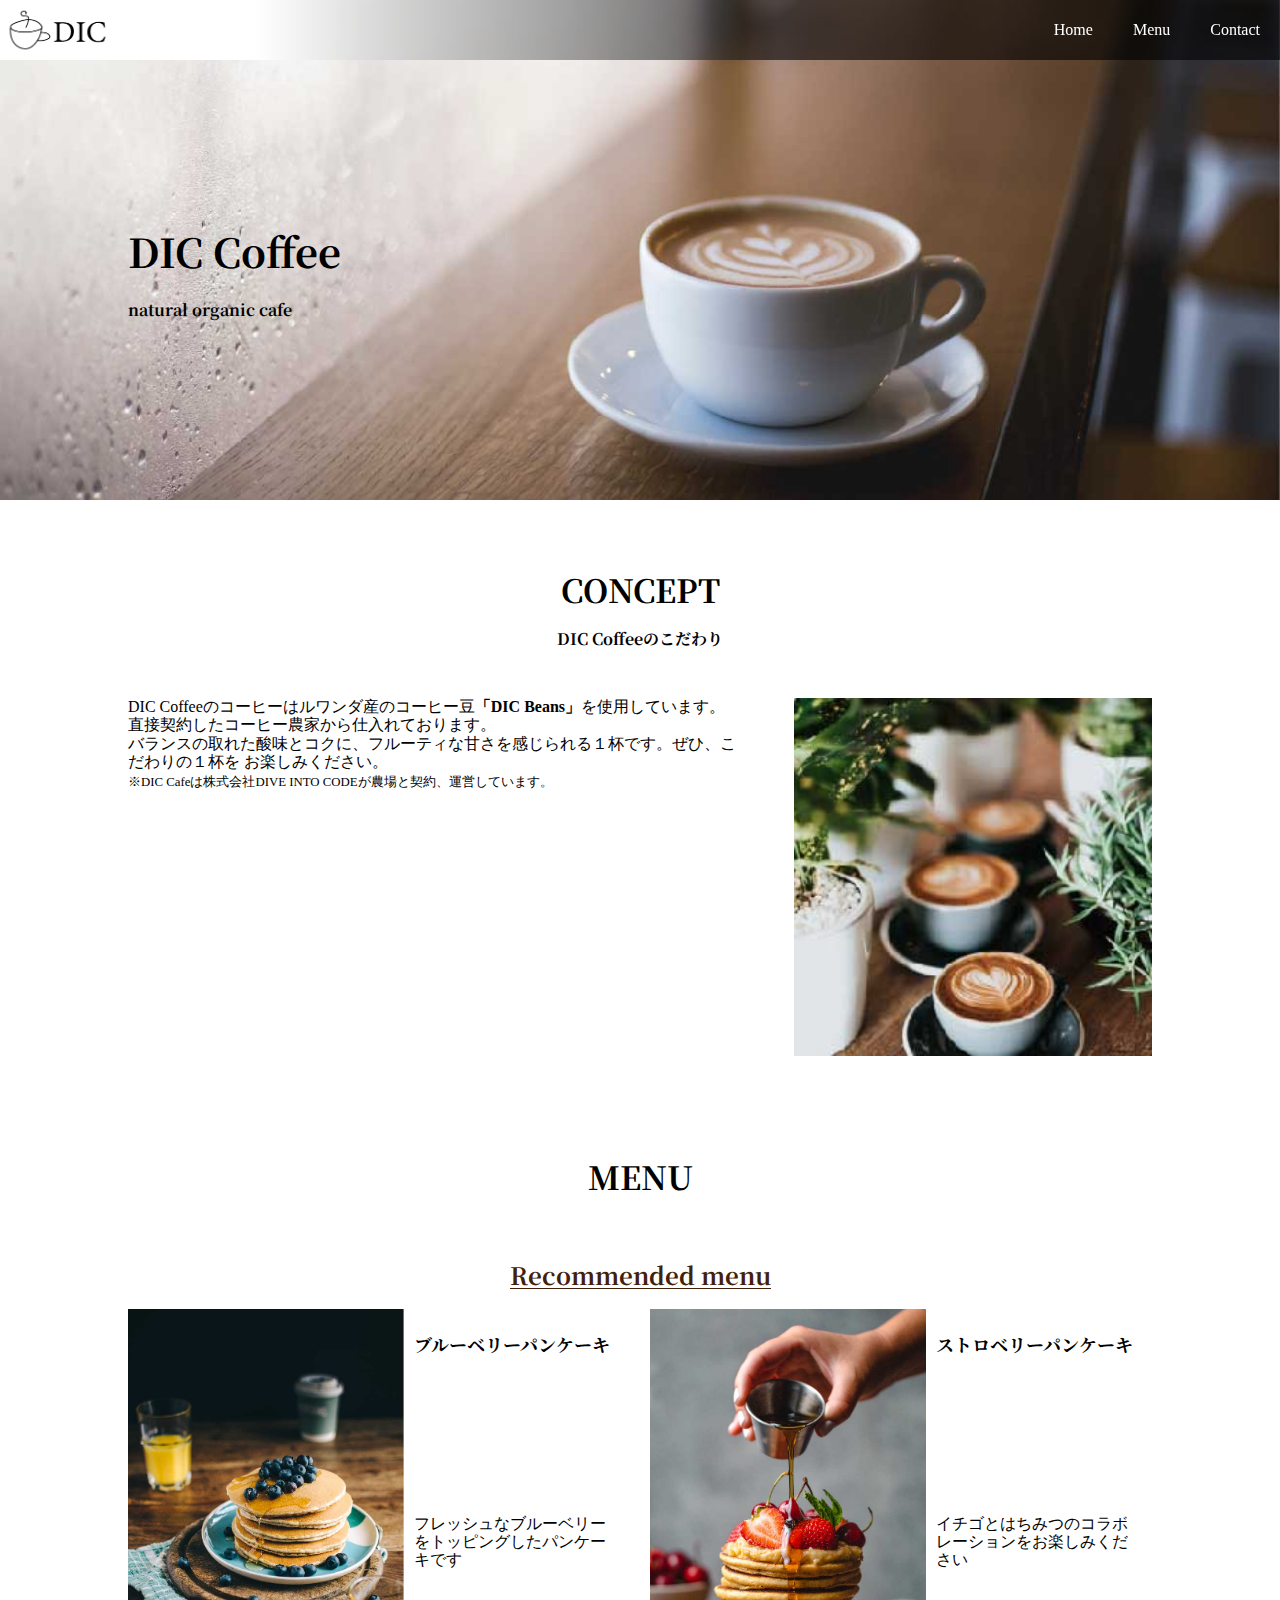
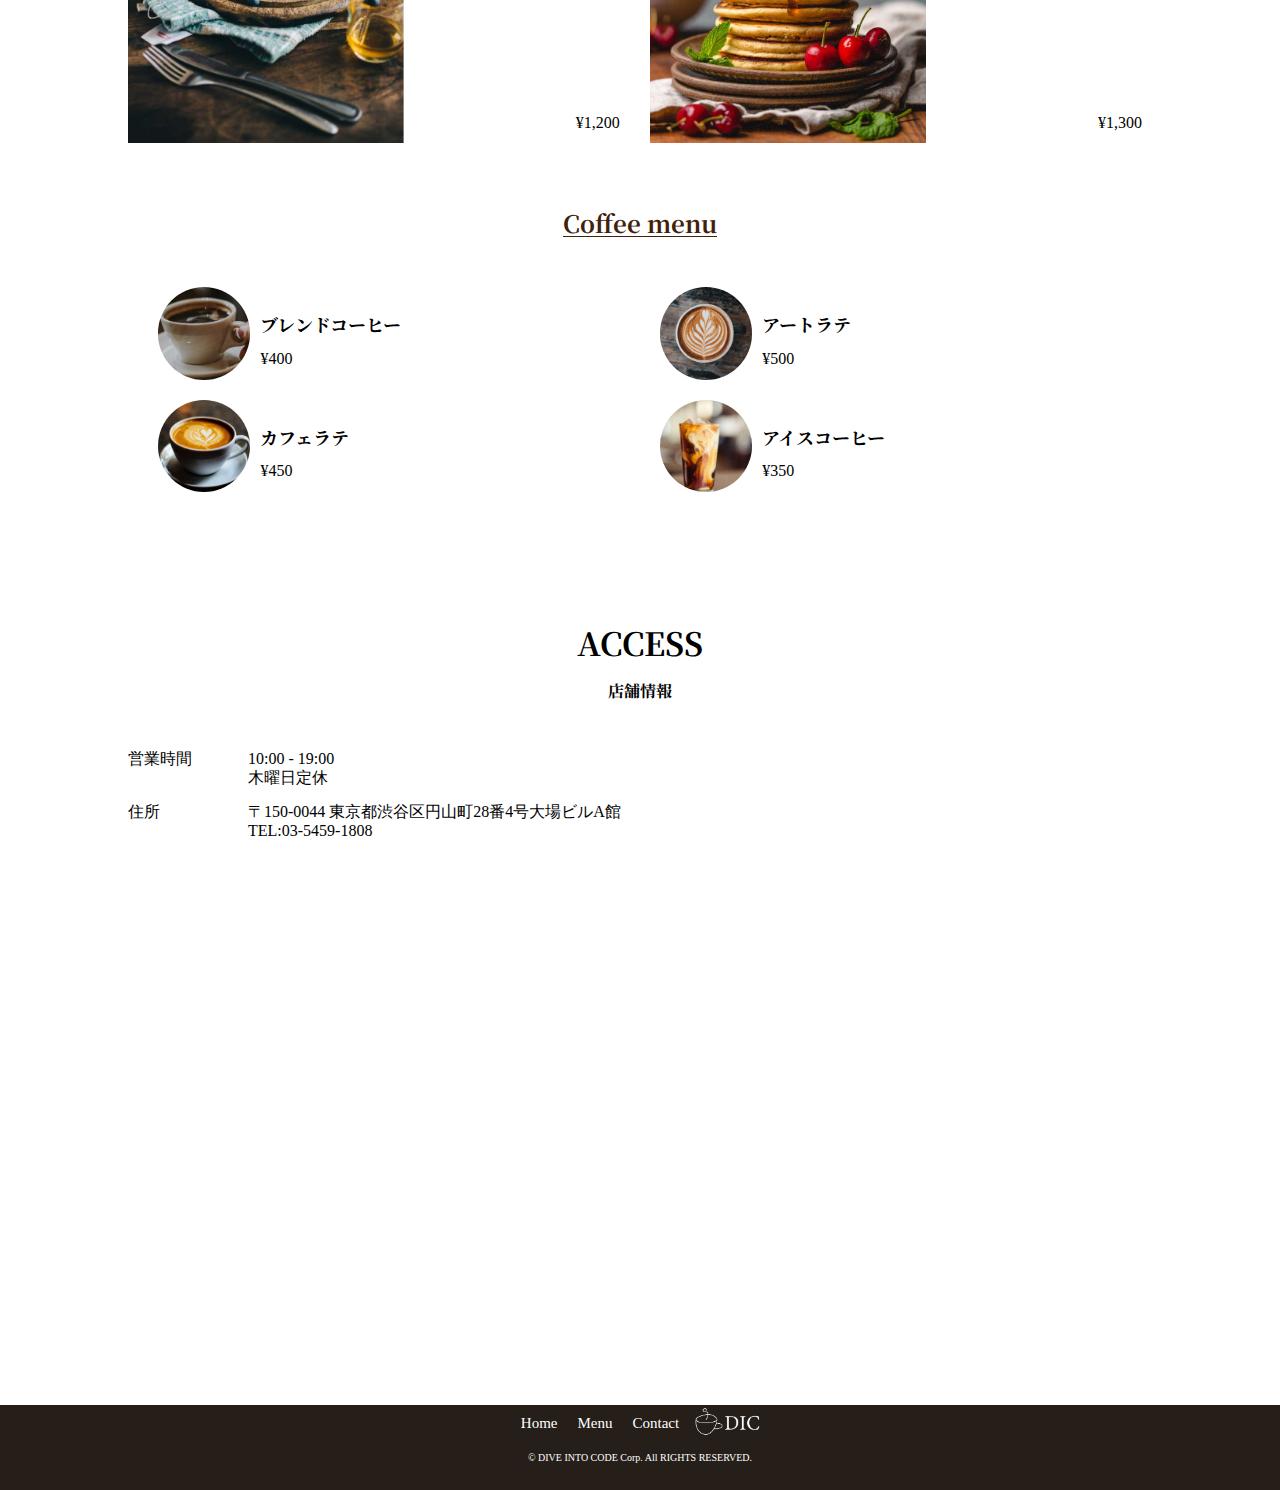
<file: index.html>
<!DOCTYPE html>
<html lang="ja">

  <head>
    <meta charset="utf-8">
    <title>DIC cafe</title>
    <link href="css/normalize.css" rel="stylesheet">
    <link href="css/main.css" rel="stylesheet">
    <link href="https://fonts.googleapis.com/css2?family=Noto+Serif+JP:wght@400;700&display=swap" rel="stylesheet">
  </head>

  <body>
    <header>
      <nav class="header_nav">
        <a href="index.html" class="logo"><img src="images/sample_logo_k.png"></a>
        <ul class="global_nav">
          <a href="index.html" class="global_nav_item">
            <li>Home</li>
          </a>
          <a href="#menu" class="global_nav_item">
            <li>Menu</li>
          </a>
          <a href="contact.html" class="global_nav_item">
            <li>Contact</li>
          </a>
        </ul>
      </nav>
      <div class="key section_inner">
        <h1>DIC Coffee</h1>
        <p>natural organic cafe</p>
      </div>
    </header>
    <section>
      <article class="section_inner">
        <div class="section_title">
          <h1>CONCEPT</h1>
          <p>DIC Coffeeのこだわり</p>
        </div>
        <div class="sentence">
          <p>
            DIC Coffeeのコーヒーはルワンダ産のコーヒー豆<strong>「DIC Beans」</strong>を使用しています。<br>
            直接契約したコーヒー農家から仕入れております。<br>
            バランスの取れた酸味とコクに、フルーティな甘さを感じられる１杯です。ぜひ、こだわりの１杯を
            お楽しみください。<br>
            <small>※DIC Cafeは株式会社DIVE INTO CODEが農場と契約、運営しています。</small>
          </p>
          <img src="images/sample_concept.jpg" class="concept_img">
        </div>
      </article>
      <article class="section_inner menu_section">
        <h1 class="section_title" id="menu">MENU</h1>
        <section>
          <div class="center">
            <h1 class="menu_title">Recommended menu</h1>
          </div>
          <ul class="menu_list menu_list_recommended">
            <li class="menu_item">
              <div class="menu_content">
                <h2 class="menu_item_title">ブルーベリーパンケーキ</h2>
                <p>フレッシュなブルーベリーをトッピングしたパンケーキです</p>
                <p class="menu_price">¥1,200</p>
              </div>
              <img src="images/sample_pancake1.jpg" class="menu_img">
            </li>
            <li class="menu_item">
              <div class="menu_content">
                <h2 class="menu_item_title">ストロベリーパンケーキ</h2>
                <p>イチゴとはちみつのコラボレーションをお楽しみください</p>
                <p class="menu_price">¥1,300</p>
              </div>
              <img src="images/sample_pancake2.jpg" class="menu_img">
            </li>
          </ul>
        </section>
        <section>
          <div class="center">
            <h1 class="menu_title">Coffee menu</h1>
          </div>
          <ul class="menu_list cafe_menu">
            <li class="cafe_menu_item">
              <div class="cafe_menu_content">
                <h2 class="menu_item_title">ブレンドコーヒー</h2>
                <p >¥400</p>
              </div>
              <img src="images/sample_cafe1.jpg" class="caffee_menu_image">
            </li>
            <li class="cafe_menu_item">
              <div class="cafe_menu_content">
                <h2 class="menu_item_title">アートラテ</h2>
                <p>¥500</p>
              </div>
              <img src="images/sample_cafe2.jpg" class="caffee_menu_image">
            </li>
            <li class="cafe_menu_item">
              <div class="cafe_menu_content">
                <h2 class="menu_item_title">カフェラテ</h2>
                <p>¥450</p>
              </div>
              <img src="images/sample_cafe3.jpg" class="caffee_menu_image">
            </li>
            <li class="cafe_menu_item">
              <div class="cafe_menu_content">
                <h2 class="menu_item_title">アイスコーヒー</h2>
                <p>¥350</p>
              </div>
              <img src="images/sample_cafe4.jpg" class="caffee_menu_image">
            </li>
          </ul>
        </section>
      </article>
      <article class="section_inner">
        <div class="section_title">
          <h1>ACCESS</h1>
          <p>店舗情報</p>
        </div>
        <dl>
          <dt>営業時間</dt>
          <dd>10:00 - 19:00<br>木曜日定休</dd>
        </dl>
        <dl>
          <dt>住所</dt>
          <dd>
            〒150-0044 東京都渋谷区円山町28番4号大場ビルA館<br>
            TEL:03-5459-1808
          </dd>
        </dl>
        <iframe
          src="https://www.google.com/maps/embed?pb=!1m18!1m12!1m3!1d3241.8625569899887!2d139.6922821152582!3d35.65575778020021!2m3!1f0!2f0!3f0!3m2!1i1024!2i768!4f13.1!3m3!1m2!1s0x60188b55bb707eff%3A0x5f04575eb7aca63e!2z44CSMTUwLTAwNDQg5p2x5Lqs6YO95riL6LC35Yy65YaG5bGx55S677yS77yY4oiS77yUIE9iYSBCbGQuIEHppKg!5e0!3m2!1sja!2sjp!4v1589613763992!5m2!1sja!2sjp"
          width="100%" height="450" frameborder="0" style="border:0;" allowfullscreen="" aria-hidden="false"
          tabindex="0"></iframe>
      </article>
    </section>
    <footer>
      <nav>
        <ul class="footer_item">
          <a href="index.html" class="footer_nav_item">
            <li>Home</li>
          </a>
          <a href="#menu" class="footer_nav_item">
            <li>Menu</li>
          </a>
          <a href="contact.html" class="footer_nav_item">
            <li>Contact</li>
          </a>
          <a href="index.html">
            <li>
              <img src="images/sample_logo_w.png" class="footer_logo">
            </li>
          </a>
        </ul>
      </nav>
      <p class="footer_copy">© DIVE INTO CODE Corp. All RIGHTS RESERVED.</p>
    </footer>
  </body>

</html>
</file>
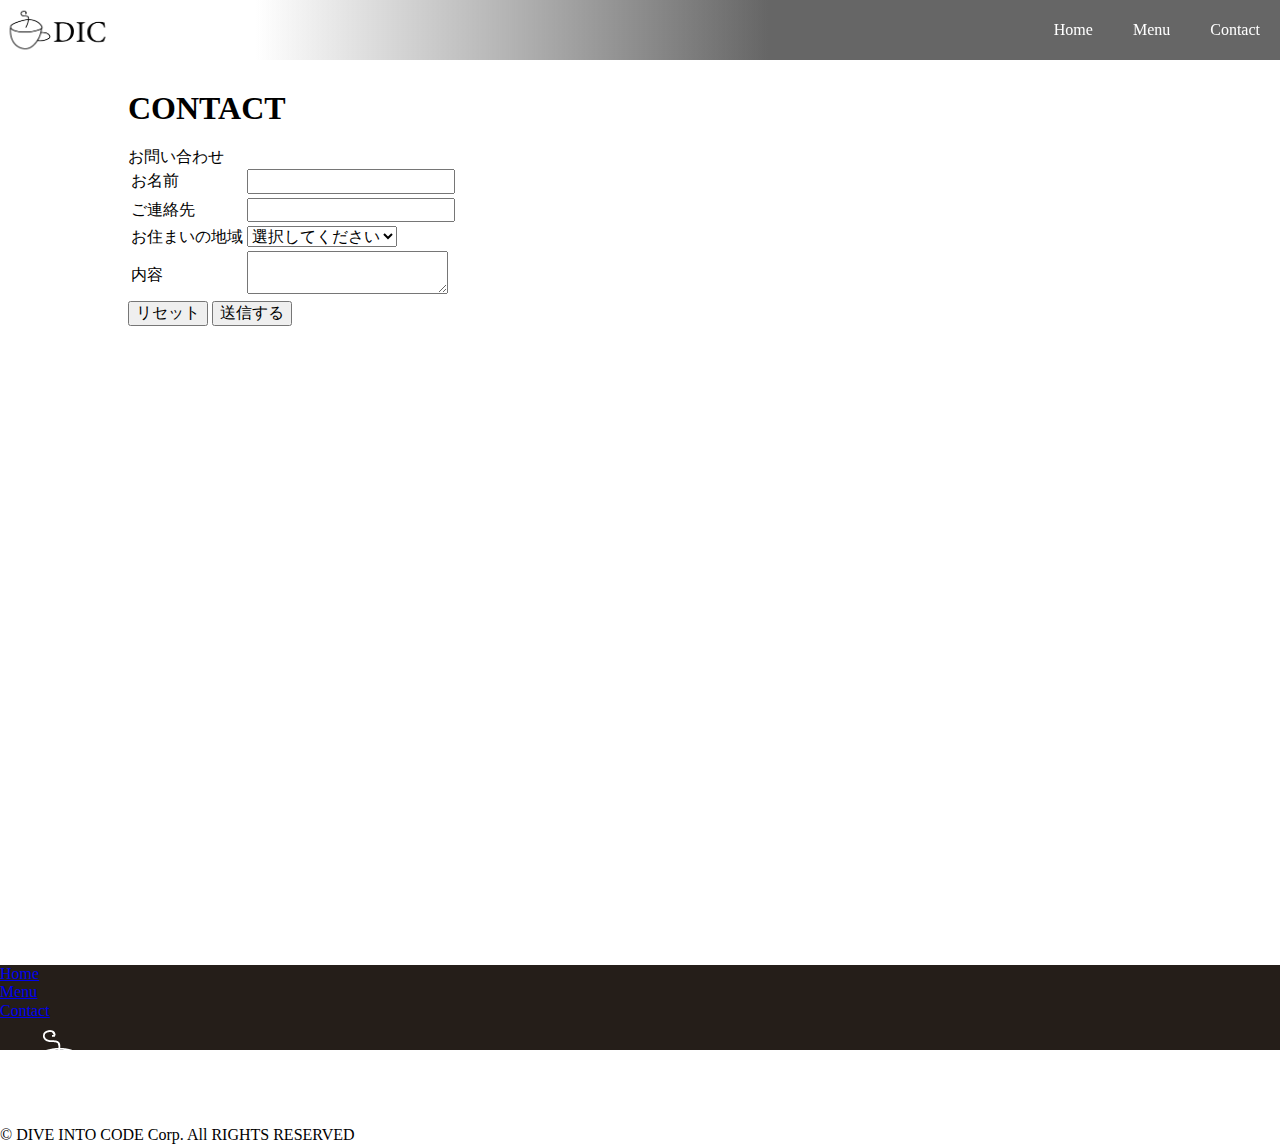
<file: contact.html>
<!DOCTYPE html>
<html lang="ja">
  <head>
    <meta charset="utf-8">
    <title>DIC cafe</title>
    <link href="css/normalize.css" rel="stylesheet">
    <link href="css/main.css" rel="stylesheet">
    <link href="https://fonts.googleapis.com/css2?family=Noto+Serif+JP:wght@400;700&display=swap" rel="stylesheet">
  </head>
  <body>
    <header>
      <nav class="header_nav">
        <a href="index.html" class="logo"><img src="images/sample_logo_k.png"></a>
        <ul class="global_nav">
          <a href="index.html" class="global_nav_item"><li>Home</li></a>
          <a href="#" class="global_nav_item"><li>Menu</li></a>
          <a href="contact.html" class="global_nav_item"><li>Contact</li></a>
        </ul>
      </nav>
s    </header>
    <section class="section_inner">
      <div clss="section_title">
        <h1>CONTACT</h1>
        <p>お問い合わせ</p>
      </div>
      <form action="#" method="POST">
        <table>
          <tbody>
            <tr>
              <td><label for="name">お名前</label></td>
              <td><input type="text" name="name" id="name"></td>
            </tr>
            <tr>
              <td><label for="phonenumber">ご連絡先</label></td>
              <td><input type="tel" name="phonenumber" id="phonenumber"></td>
            </tr>
            <tr>
              <td><label for="region">お住まいの地域</label></td>
              <td>
                <select id="region">
                  <option value="0">選択してください</option>
                  <option value="1">北海道</option>
                  <option value="2">東北</option>
                  <option value="3">関東</option>
                  <option value="4">中部</option>
                  <option value="5">近畿</option>
                  <option value="6">中国・四国</option>
                  <option value="7">九州</option>
                </select>
              </td>
            </tr>
            <tr>
              <td><label for="content">内容</label></td>
              <td><textarea name="content" id="content"></textarea></td>
            </tr>
          </tbody>
        </table>
        <button type="reset">リセット</button>
        <button type="submit">送信する</button>
      </form>
    </section>
    <footer class="footer">
      <nav>
        <ul>
          <a href="index.html"><li>Home</li></a>
          <a href="#"><li>Menu</li></a>
          <a href="contact.html"><li>Contact</li></a>
        </ul>
      </nav>
      <a href="index.html"><img src="images/sample_logo_w.png"></a>
      <p>© DIVE INTO CODE Corp. All RIGHTS RESERVED</p> 
    </footer>
  </body>
</html>
</file>
<file: css/main.css>
@charset "utf-8";
html {
  height: 100%;
}
body {
  position: relative;
  padding-bottom: 75px;
  min-height: 100%;
}
li {
  list-style: none;
}
p, ul {
  margin: 0;
  padding: 0;
}
div,li {
  box-sizing: border-box;
}
.header_nav {
  background: linear-gradient(90deg, #fff 20%, rgba(0,0,0,.6) 60%);
  display: flex;
  height: 60px;
  justify-content: space-between;
  align-items: stretch;
  position: fixed;
  top: 0;
  width: 100%;
}
.global_nav_item {
  color: #fff;
  text-decoration: none;
  display: flex;
  align-items: center;
  padding: 0 20px;
}
.global_nav_item:hover {
  background: #fff;
  color: #42210b;
}
.global_nav {
  display: flex;
  align-items: stretch;
}
.logo {
  width: 120px;
  display: flex;
  align-items: center;
}
.logo img{
  width: 100%;
}
.section_inner {
  padding: 50px 10% 30px;
}
.key {
  height: 500px;
  background: center / cover no-repeat url("../images/sample_key.jpg");
  font-family: 'Noto Serif JP', serif;
  font-weight: bold;
  display: flex;
  flex-direction: column;
  justify-content: center;
}
.key h1{
  font-size: 2.5rem;
}
.section_title {
  font-family: 'Noto Serif JP', serif;
  font-weight: bold;
  text-align: center;
  margin-bottom: 50px;
}
.sentence{
  display: flex;
  justify-content: space-between;
}
.concept_img {
  width: 35%;
}
.sentence p {
  width: 60%;
}
.menu_section {
  background: url(../images/sample_menu_bg.jpg) no-repeat bottom;
  background-size: 100%;
  background-attachment: fixed;
}
.menu_list {
  display:flex;
  justify-content: space-between;
  flex-wrap: wrap;
}
.menu_list_recommended {
  padding-bottom: 50px;
}
.menu_title {
  display: inline-block;
  font-family: 'Noto Serif JP', serif;
  font-size: 1.5rem;
  color: #42210b;
  border-bottom: solid #42210b 1px;
  margin-bottom: 20px;
}
.center {
  text-align: center;
}
.menu_content{
  padding: 10px;
  display: flex;
  flex-direction: column;
  justify-content: space-between;
  background: #fff;
}
.menu_item {
  display: flex;
  flex-direction: row-reverse;
  width: 49%;
}
.menu_item_title {
  font-family: 'Noto Serif JP', serif;
  font-size: 18px;
}
.menu_img {
  width: 55%;
}
.menu_price {
  text-align: right;
}
.cafe_menu {
  background: #fff;
  padding: 20px;
}
.cafe_menu_item {
  display: flex;
  flex-direction: row-reverse;
  width: 49%;
  align-items: center;
  padding: 10px;
}
.cafe_menu_content {
  width: 80%;
  padding: 10px; 
}
.caffee_menu_image {
  width: 20%;
  border-radius: 50%;
}
dl {
  display: flex;
}
dt{
  width: 80px;
}
footer{
  width: 100%;
  background: #251e19;
  position: absolute;
  bottom: -75px;
  padding-bottom: 10px;
  height: 75px;
}
.footer_item{
  display: flex;
  justify-content: center;
  margin-bottom: 10px;
}
.footer_nav_item {
  padding: 0 10px;
  display: flex;
  flex-direction: column;
  justify-content: center;
  color: white;
  text-decoration: none;
  font-size: 15px;
}
.footer_logo{
  width: 80px;
}
.footer_copy {
  text-align: center;
  color: #fff;
  font-size: 10px;
}
</file>
